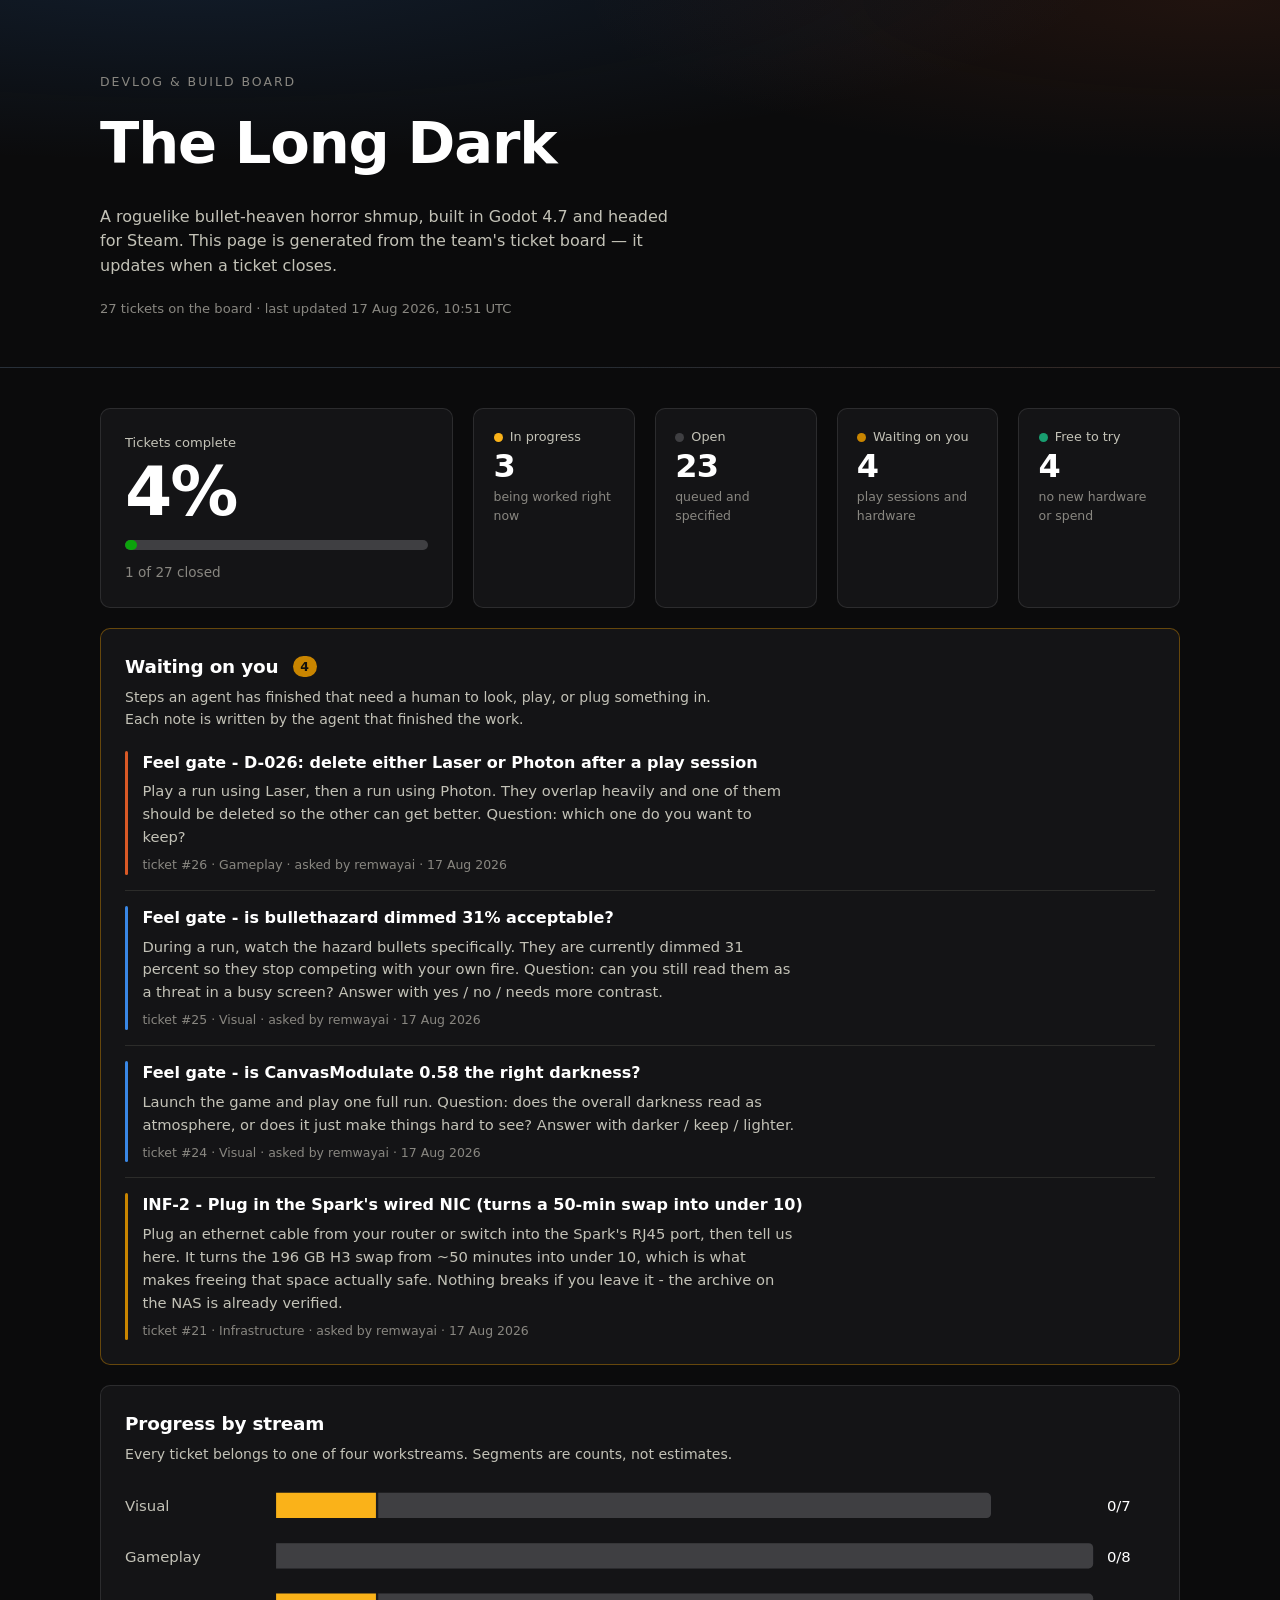
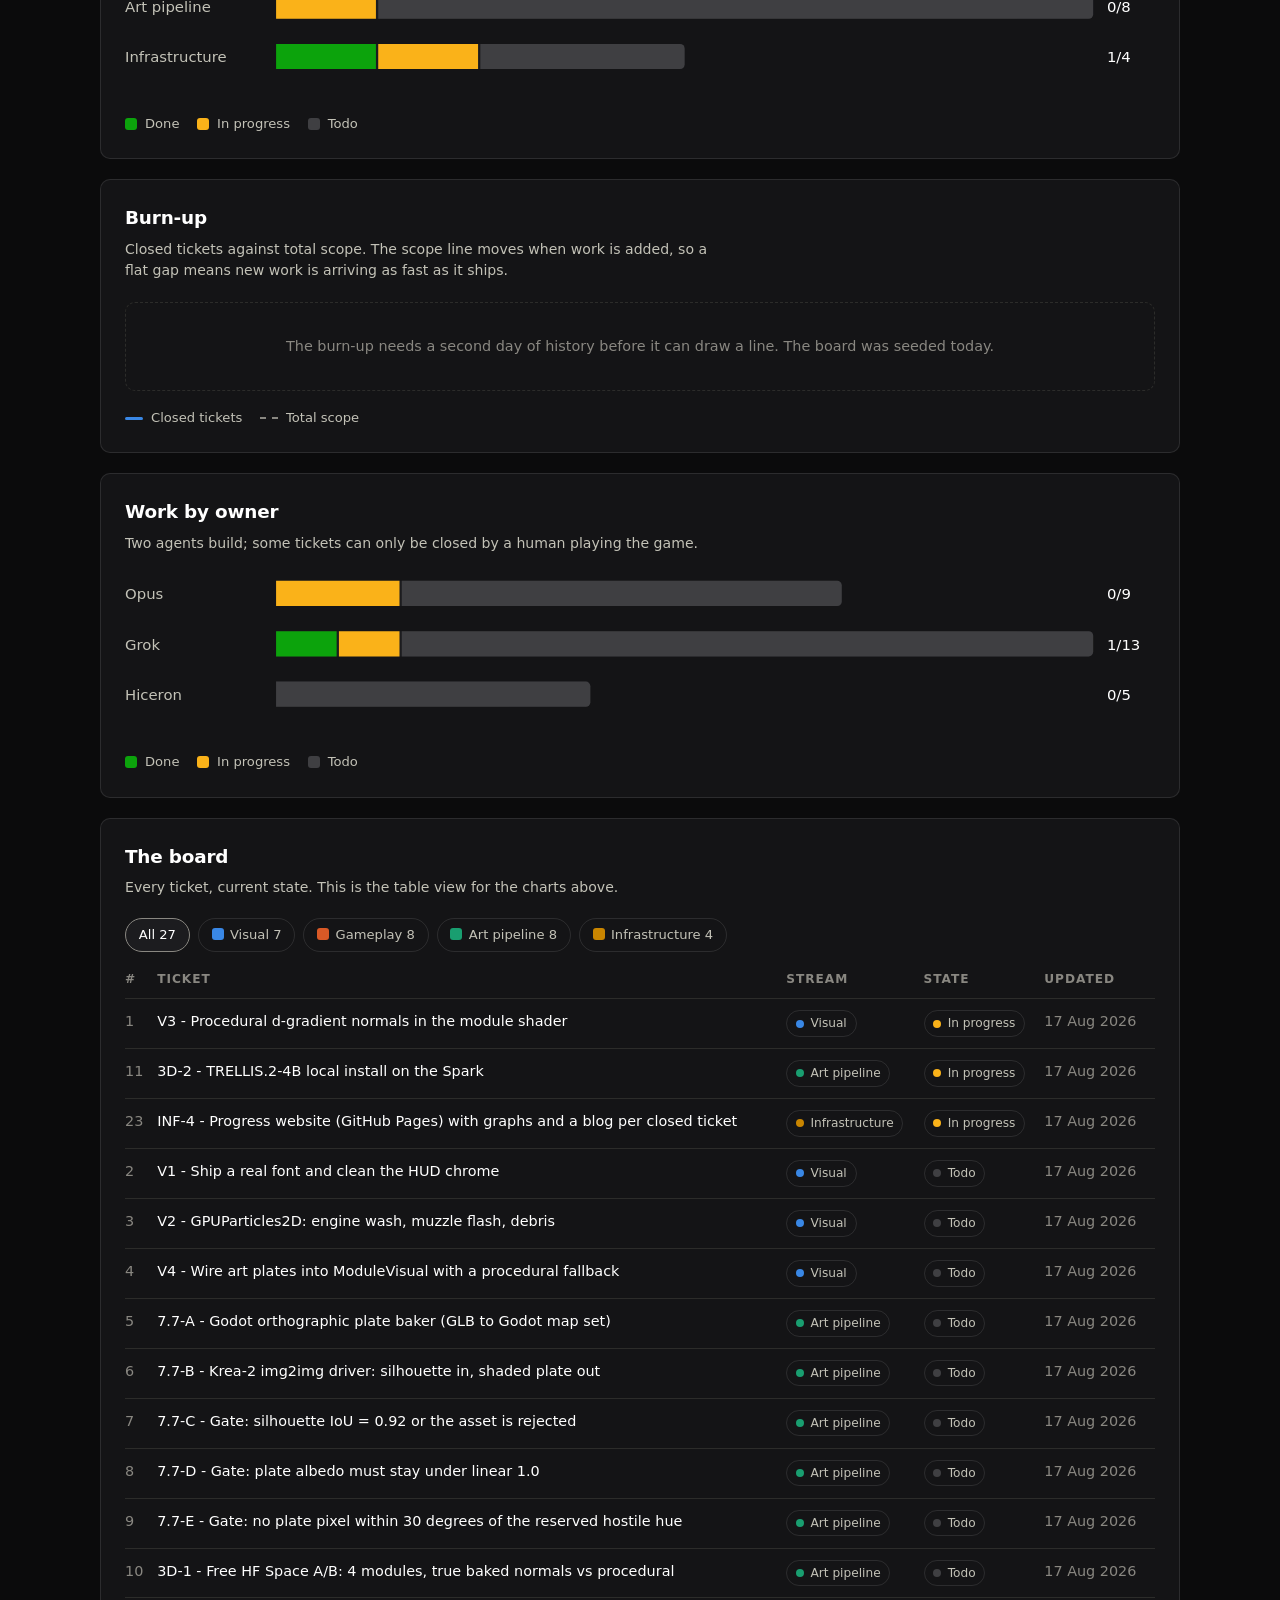
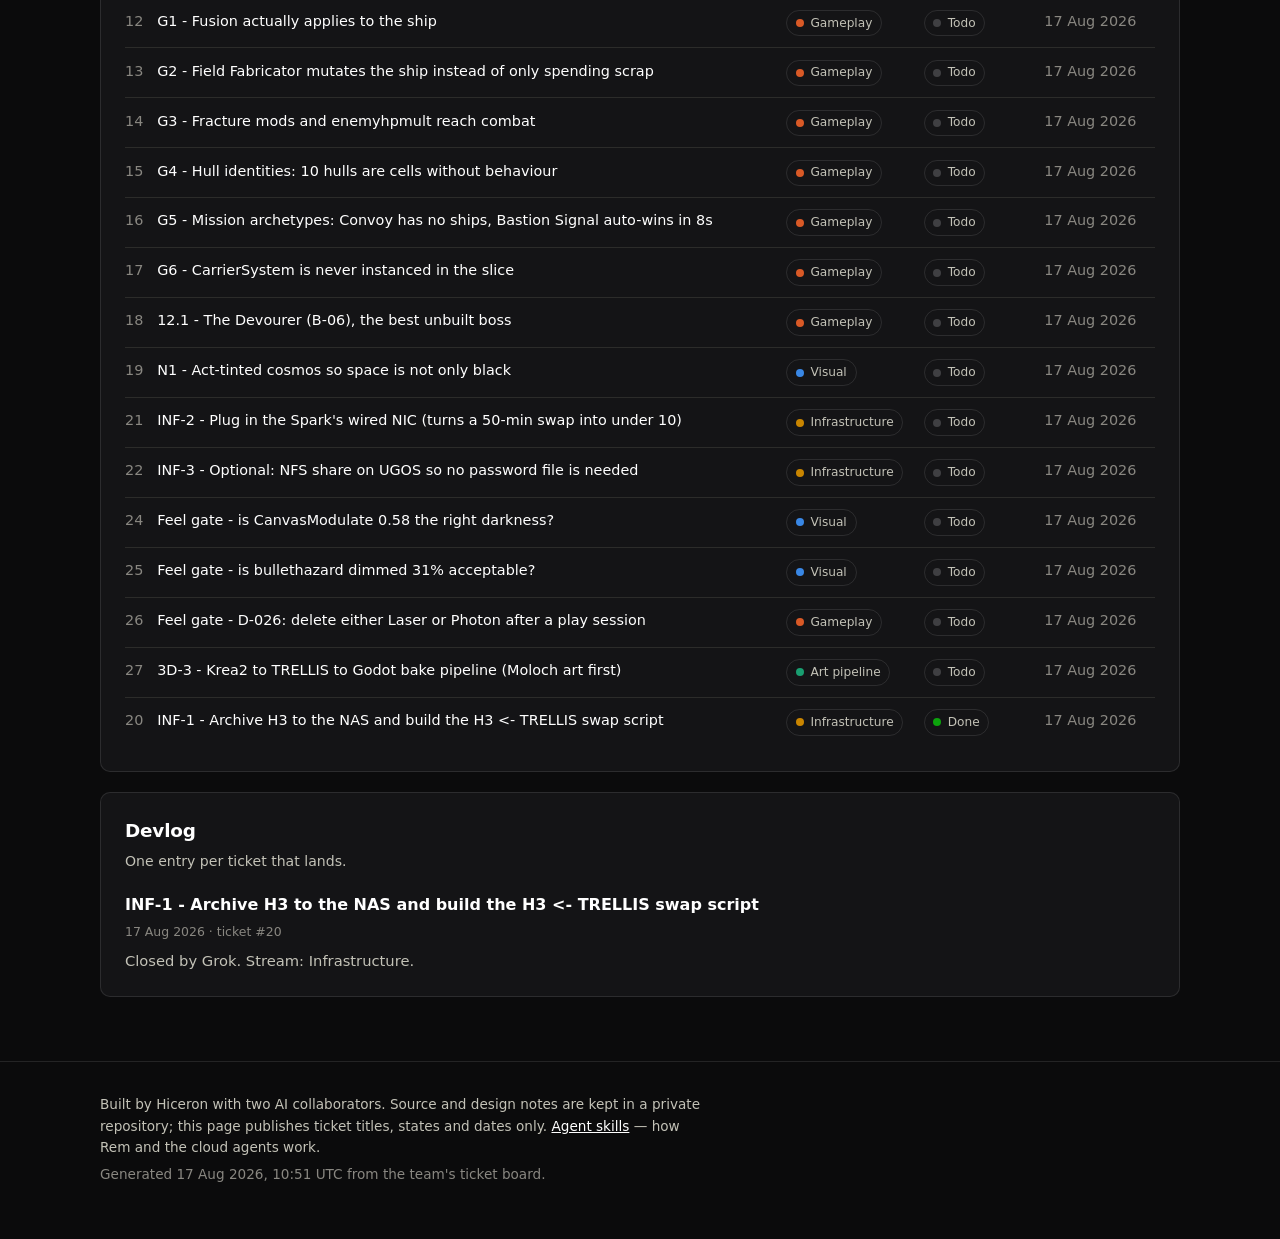
<file: index.html>
<!DOCTYPE html>
<html lang="en" data-theme="dark">
<head>
<meta charset="utf-8">
<meta name="viewport" content="width=device-width, initial-scale=1">
<title>The Long Dark — build progress</title>
<meta name="description" content="Public build progress for The Long Dark, a roguelike bullet-heaven horror shmup made in Godot.">
<meta property="og:title" content="The Long Dark — build progress">
<meta property="og:description" content="Live ticket board, burn-up and devlog for a Godot roguelike bullet-heaven horror shmup.">
<link rel="stylesheet" href="assets/style.css">
</head>
<body>
<a class="skip" href="#board">Skip to the ticket list</a>

<header class="page-head">
  <div class="wrap">
    <p class="eyebrow">Devlog &amp; build board</p>
    <h1>The Long&nbsp;Dark</h1>
    <p class="tagline">A roguelike bullet-heaven horror shmup, built in Godot&nbsp;4.7 and headed for Steam.
      This page is generated from the team's ticket board — it updates when a ticket closes.</p>
    <p class="stamp" id="stamp"></p>
  </div>
</header>

<main class="wrap" id="main">

  <section class="hero-row" aria-labelledby="h-hero">
    <h2 class="sr-only" id="h-hero">Overall progress</h2>
    <div class="hero">
      <p class="hero-label">Tickets complete</p>
      <p class="hero-figure" id="hero-pct">—</p>
      <div class="meter" role="img" id="hero-meter" aria-label="Overall completion">
        <div class="meter-fill" id="hero-fill"></div>
      </div>
      <p class="hero-sub" id="hero-sub"></p>
    </div>
    <div class="tiles" id="tiles"></div>
  </section>

  <section class="panel inbox-panel" id="inbox" aria-labelledby="h-inbox">
    <div class="panel-head">
      <h2 id="h-inbox">Waiting on you <span class="badge" id="inbox-count">0</span></h2>
      <p class="panel-sub">Steps an agent has finished that need a human to look, play, or plug something in.
        Each note is written by the agent that finished the work.</p>
    </div>
    <div id="inbox-list"></div>
  </section>

  <section class="panel" aria-labelledby="h-stream">
    <div class="panel-head">
      <h2 id="h-stream">Progress by stream</h2>
      <p class="panel-sub">Every ticket belongs to one of four workstreams. Segments are counts, not estimates.</p>
    </div>
    <div id="chart-stream" class="chart"></div>
    <div class="legend" id="legend-status"></div>
  </section>

  <section class="panel" aria-labelledby="h-burnup">
    <div class="panel-head">
      <h2 id="h-burnup">Burn-up</h2>
      <p class="panel-sub">Closed tickets against total scope. The scope line moves when work is added, so a flat gap means new work is arriving as fast as it ships.</p>
    </div>
    <div id="chart-burnup" class="chart"></div>
    <div class="legend" id="legend-burnup"></div>
  </section>

  <section class="panel" aria-labelledby="h-owner">
    <div class="panel-head">
      <h2 id="h-owner">Work by owner</h2>
      <p class="panel-sub">Two agents build; some tickets can only be closed by a human playing the game.</p>
    </div>
    <div id="chart-owner" class="chart"></div>
    <div class="legend" id="legend-status-2"></div>
  </section>

  <section class="panel" id="board" aria-labelledby="h-board">
    <div class="panel-head">
      <h2 id="h-board">The board</h2>
      <p class="panel-sub">Every ticket, current state. This is the table view for the charts above.</p>
    </div>
    <div class="filters" id="filters" role="group" aria-label="Filter tickets by stream"></div>
    <div id="table" class="table-wrap"></div>
  </section>

  <section class="panel" aria-labelledby="h-devlog">
    <div class="panel-head">
      <h2 id="h-devlog">Devlog</h2>
      <p class="panel-sub">One entry per ticket that lands.</p>
    </div>
    <div id="devlog"></div>
  </section>

</main>

<footer class="page-foot">
  <div class="wrap">
    <p>Built by Hiceron with two AI collaborators. Source and design notes are kept in a private repository;
       this page publishes ticket titles, states and dates only.
       <a href="./skills.html">Agent skills</a> — how Rem and the cloud agents work.</p>
    <p class="muted" id="foot-stamp"></p>
  </div>
</footer>

<div class="tooltip" id="tooltip" role="status" aria-live="polite"></div>
<script src="assets/app.js"></script>
</body>
</html>
</file>
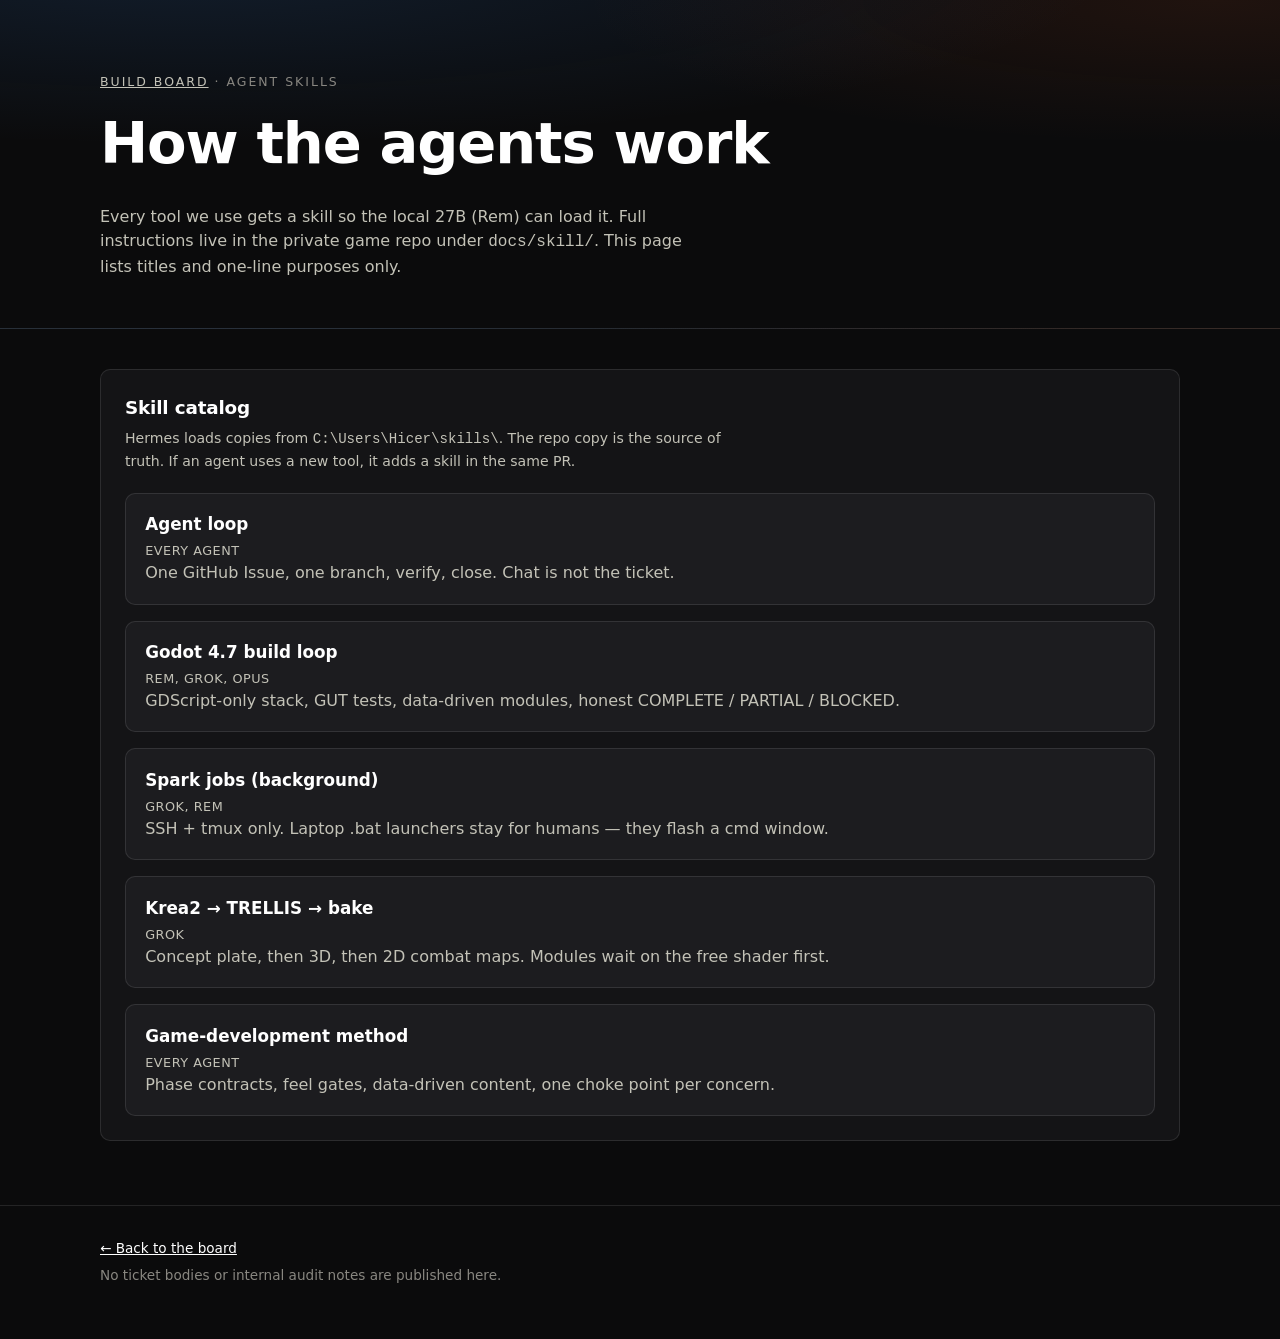
<file: skills.html>
<!DOCTYPE html>
<html lang="en" data-theme="dark">
<head>
<meta charset="utf-8">
<meta name="viewport" content="width=device-width, initial-scale=1">
<title>The Long Dark — agent skills</title>
<meta name="description" content="How the local model and cloud agents work on The Long Dark. Titles only — full skills live in the private repo.">
<link rel="stylesheet" href="assets/style.css">
</head>
<body>
<a class="skip" href="#skills">Skip to the skill list</a>

<header class="page-head">
  <div class="wrap">
    <p class="eyebrow"><a href="./">Build board</a> · Agent skills</p>
    <h1>How the agents work</h1>
    <p class="tagline">Every tool we use gets a skill so the local 27B (Rem) can load it.
      Full instructions live in the private game repo under <code>docs/skill/</code>.
      This page lists titles and one-line purposes only.</p>
  </div>
</header>

<main class="wrap" id="main">
  <section class="panel" id="skills" aria-labelledby="h-skills">
    <div class="panel-head">
      <h2 id="h-skills">Skill catalog</h2>
      <p class="panel-sub">Hermes loads copies from <code>C:\Users\Hicer\skills\</code>.
        The repo copy is the source of truth. If an agent uses a new tool, it adds a skill in the same PR.</p>
    </div>
    <div id="skill-list" class="skill-list"></div>
  </section>
</main>

<footer class="page-foot">
  <div class="wrap">
    <p><a href="./">← Back to the board</a></p>
    <p class="muted">No ticket bodies or internal audit notes are published here.</p>
  </div>
</footer>

<script>
fetch('data/skills.json')
  .then((r) => r.json())
  .then((data) => {
    const root = document.getElementById('skill-list');
    root.innerHTML = '';
    for (const s of data.skills) {
      const art = document.createElement('article');
      art.className = 'skill-card';
      art.innerHTML = `<h3>${s.title}</h3><p class="skill-who">${s.who}</p><p>${s.summary}</p>`;
      root.appendChild(art);
    }
  })
  .catch(() => {
    document.getElementById('skill-list').innerHTML =
      '<p class="empty">Skill catalog failed to load.</p>';
  });
</script>
</body>
</html>
</file>
<file: assets/style.css>
/* The Long Dark — progress site.
   Dark-only by design: the game is a horror shmup and the page is its devlog.
   Every categorical hue below is the dataviz dark step, validated against the
   #141416 chart surface (lightness band, chroma floor, CVD separation,
   normal-vision floor, contrast — all PASS). Do not substitute by eye. */

:root {
  color-scheme: dark;

  /* surfaces */
  --plane:        #0b0b0c;
  --surface-1:    #141416;
  --surface-2:    #1c1c1f;

  /* ink */
  --text-primary:   #ffffff;
  --text-secondary: #c3c2b7;
  --text-muted:     #898781;

  /* chrome */
  --grid:     #2c2c2a;
  --axis:     #383835;
  --hairline: rgba(255, 255, 255, 0.10);

  /* categorical — dark steps, fixed order, never cycled */
  --series-1: #3987e5;  /* visual   */
  --series-2: #d95926;  /* gameplay */
  --series-3: #199e70;  /* pipeline */
  --series-4: #c98500;  /* infra    */

  /* state — reserved, never reused as a series */
  --state-done:     #0ca30c;
  --state-progress: #fab219;
  --state-todo:     #3f3f42;

  --r: 10px;
  --sans: system-ui, -apple-system, "Segoe UI", sans-serif;
}

* { box-sizing: border-box; }

html { -webkit-text-size-adjust: 100%; }

body {
  margin: 0;
  background: var(--plane);
  color: var(--text-primary);
  font-family: var(--sans);
  font-size: 16px;
  line-height: 1.55;
}

.wrap { width: min(1080px, 100% - 2.5rem); margin-inline: auto; }

.sr-only {
  position: absolute; width: 1px; height: 1px; padding: 0; margin: -1px;
  overflow: hidden; clip: rect(0 0 0 0); white-space: nowrap; border: 0;
}

.skip {
  position: absolute; left: -999px; top: 0; z-index: 10;
  background: var(--surface-2); color: var(--text-primary);
  padding: .6rem 1rem; border-radius: 0 0 var(--r) 0;
}
.skip:focus { left: 0; }

/* ---------- header ---------- */

.page-head {
  padding: 4.5rem 0 3rem;
  border-bottom: 1px solid var(--hairline);
  background:
    radial-gradient(120% 90% at 15% -10%, rgba(57, 135, 229, 0.14), transparent 60%),
    radial-gradient(90% 80% at 95% 0%, rgba(217, 89, 38, 0.10), transparent 55%);
}

.eyebrow {
  margin: 0 0 .5rem;
  font-size: .78rem;
  letter-spacing: .16em;
  text-transform: uppercase;
  color: var(--text-muted);
}

.page-head h1 {
  margin: 0;
  font-size: clamp(2.4rem, 7vw, 3.6rem);
  font-weight: 650;
  letter-spacing: -0.02em;
}

.tagline {
  margin: 1rem 0 0;
  max-width: 58ch;
  color: var(--text-secondary);
}

.stamp { margin: 1.25rem 0 0; font-size: .82rem; color: var(--text-muted); }

/* ---------- hero + tiles ---------- */

main { padding: 2.5rem 0 4rem; display: grid; gap: 1.25rem; }

.hero-row {
  display: grid;
  grid-template-columns: minmax(240px, 1fr) 2fr;
  gap: 1.25rem;
}
@media (max-width: 760px) { .hero-row { grid-template-columns: 1fr; } }

.hero, .panel, .tile {
  background: var(--surface-1);
  border: 1px solid var(--hairline);
  border-radius: var(--r);
}

.hero { padding: 1.5rem; display: flex; flex-direction: column; justify-content: center; }
.hero-label { margin: 0; font-size: .82rem; color: var(--text-secondary); }
.hero-figure {
  margin: .25rem 0 .9rem;
  font-size: clamp(3rem, 9vw, 4.25rem);
  font-weight: 650;
  line-height: 1;
  letter-spacing: -0.03em;
}
.hero-sub { margin: .75rem 0 0; font-size: .85rem; color: var(--text-muted); }

.meter {
  height: 10px; border-radius: 999px;
  background: var(--state-todo);
  overflow: hidden;
}
.meter-fill { height: 100%; width: 0; background: var(--state-done); border-radius: 999px; transition: width .6s ease; }

.tiles { display: grid; grid-template-columns: repeat(auto-fit, minmax(150px, 1fr)); gap: 1.25rem; }
.tile { padding: 1.1rem 1.2rem; display: flex; flex-direction: column; gap: .15rem; }
.tile-label { font-size: .8rem; color: var(--text-secondary); }
.tile-value { font-size: 2rem; font-weight: 650; line-height: 1.1; letter-spacing: -0.02em; }
.tile-note { font-size: .78rem; color: var(--text-muted); }
.tile-dot { width: 9px; height: 9px; border-radius: 50%; display: inline-block; margin-right: .45rem; vertical-align: middle; }

/* ---------- panels ---------- */

.panel { padding: 1.5rem; }
.panel-head { margin-bottom: 1.25rem; }
.panel h2 { margin: 0; font-size: 1.15rem; font-weight: 620; letter-spacing: -0.01em; }
.panel-sub { margin: .35rem 0 0; max-width: 68ch; font-size: .88rem; color: var(--text-secondary); }

.chart svg { display: block; width: 100%; height: auto; overflow: visible; }
.chart text { font-family: var(--sans); }

.empty {
  padding: 2rem 1rem;
  text-align: center;
  color: var(--text-muted);
  font-size: .9rem;
  border: 1px dashed var(--grid);
  border-radius: var(--r);
}

/* ---------- legend ---------- */

.legend { display: flex; flex-wrap: wrap; gap: 1.1rem; margin-top: 1.1rem; }
.legend-item { display: inline-flex; align-items: center; gap: .5rem; font-size: .82rem; color: var(--text-secondary); }
.legend-swatch { width: 12px; height: 12px; border-radius: 3px; flex: none; }
.legend-swatch.line { height: 3px; width: 18px; border-radius: 2px; }
.legend-swatch.dash { height: 0; width: 18px; border-top: 2px dashed currentColor; border-radius: 0; }

/* ---------- filters ---------- */

.filters { display: flex; flex-wrap: wrap; gap: .5rem; margin-bottom: 1.1rem; }
.chip-btn {
  font: inherit; font-size: .82rem;
  padding: .35rem .8rem;
  border-radius: 999px;
  border: 1px solid var(--hairline);
  background: transparent;
  color: var(--text-secondary);
  cursor: pointer;
}
.chip-btn:hover { background: var(--surface-2); color: var(--text-primary); }
.chip-btn[aria-pressed="true"] { background: var(--surface-2); color: var(--text-primary); border-color: var(--text-muted); }
.chip-btn .legend-swatch { margin-right: .4rem; vertical-align: -1px; display: inline-block; }

/* ---------- table ---------- */

.table-wrap { overflow-x: auto; }
table { width: 100%; border-collapse: collapse; font-size: .9rem; }
thead th {
  text-align: left; font-weight: 550; font-size: .76rem;
  letter-spacing: .08em; text-transform: uppercase; color: var(--text-muted);
  padding: 0 .75rem .6rem 0; border-bottom: 1px solid var(--grid);
}
tbody td { padding: .7rem .75rem .7rem 0; border-bottom: 1px solid var(--grid); vertical-align: top; }
tbody tr:last-child td { border-bottom: 0; }
td.num { color: var(--text-muted); font-variant-numeric: tabular-nums; white-space: nowrap; }
td.title { color: var(--text-primary); }
td.when { color: var(--text-muted); font-variant-numeric: tabular-nums; white-space: nowrap; }

.chip {
  display: inline-flex; align-items: center; gap: .4rem;
  font-size: .76rem; white-space: nowrap;
  padding: .18rem .55rem; border-radius: 999px;
  border: 1px solid var(--hairline); color: var(--text-secondary);
}
.chip .legend-swatch { width: 8px; height: 8px; border-radius: 50%; }

/* ---------- inbox ---------- */

.inbox-panel { border-color: rgba(201, 133, 0, .45); }
.inbox-panel[data-quiet="1"] { border-color: var(--hairline); }

.badge {
  display: inline-block; margin-left: .5rem; vertical-align: 2px;
  min-width: 1.5rem; padding: .05rem .45rem;
  border-radius: 999px; background: var(--series-4); color: #14100a;
  font-size: .78rem; font-weight: 650; text-align: center;
  font-variant-numeric: tabular-nums;
}
.inbox-panel[data-quiet="1"] .badge { background: var(--state-todo); color: var(--text-secondary); }

.ask { display: flex; gap: .9rem; padding: .95rem 0; border-bottom: 1px solid var(--grid); }
.ask:first-child { padding-top: 0; }
.ask:last-child { border-bottom: 0; padding-bottom: 0; }
.ask-rail { flex: none; width: 3px; border-radius: 2px; }
.ask-body { min-width: 0; }
.ask h3 { margin: 0 0 .3rem; font-size: 1rem; font-weight: 600; }
.ask-text { margin: 0; color: var(--text-secondary); font-size: .92rem; max-width: 70ch; }
.ask-meta { margin: .4rem 0 0; font-size: .78rem; color: var(--text-muted); font-variant-numeric: tabular-nums; }

/* ---------- devlog ---------- */

.entry { padding: 1.1rem 0; border-bottom: 1px solid var(--grid); }
.entry:first-child { padding-top: 0; }
.entry:last-child { border-bottom: 0; padding-bottom: 0; }
.entry h3 { margin: 0 0 .3rem; font-size: 1rem; font-weight: 600; }
.entry-meta { margin: 0 0 .5rem; font-size: .78rem; color: var(--text-muted); font-variant-numeric: tabular-nums; }
.entry p.note { margin: 0; color: var(--text-secondary); font-size: .92rem; max-width: 70ch; }

/* ---------- tooltip ---------- */

.tooltip {
  position: fixed; z-index: 20; pointer-events: none;
  opacity: 0; transition: opacity .12s ease;
  background: var(--surface-2);
  border: 1px solid var(--hairline);
  border-radius: 8px;
  padding: .5rem .7rem;
  font-size: .8rem; line-height: 1.45;
  color: var(--text-primary);
  box-shadow: 0 8px 24px rgba(0, 0, 0, .55);
  max-width: 260px;
}
.tooltip[data-show="1"] { opacity: 1; }
.tooltip .t-title { font-weight: 600; }
.tooltip .t-row { color: var(--text-secondary); }

/* ---------- footer ---------- */

.page-foot {
  border-top: 1px solid var(--hairline);
  padding: 2rem 0 3rem;
  font-size: .85rem;
  color: var(--text-secondary);
}
.page-foot p { margin: 0 0 .4rem; max-width: 70ch; }
.page-foot .muted { color: var(--text-muted); }
.page-foot a { color: var(--text-primary); }

.skill-list { display: grid; gap: 1rem; }
.skill-card {
  padding: 1.1rem 1.2rem;
  border: 1px solid var(--hairline);
  border-radius: var(--r);
  background: var(--surface-2);
}
.skill-card h3 { margin: 0 0 .25rem; font-size: 1.05rem; }
.skill-who { margin: 0 0 .5rem; font-size: .8rem; color: var(--text-muted); letter-spacing: .04em; text-transform: uppercase; }
.skill-card p { margin: 0; color: var(--text-secondary); }
.page-head a { color: var(--text-secondary); }

@media (prefers-reduced-motion: reduce) {
  * { transition: none !important; }
}

@media print {
  body { background: #fff; color: #000; }
  .panel, .hero, .tile { border-color: #999; background: #fff; }
}
</file>
